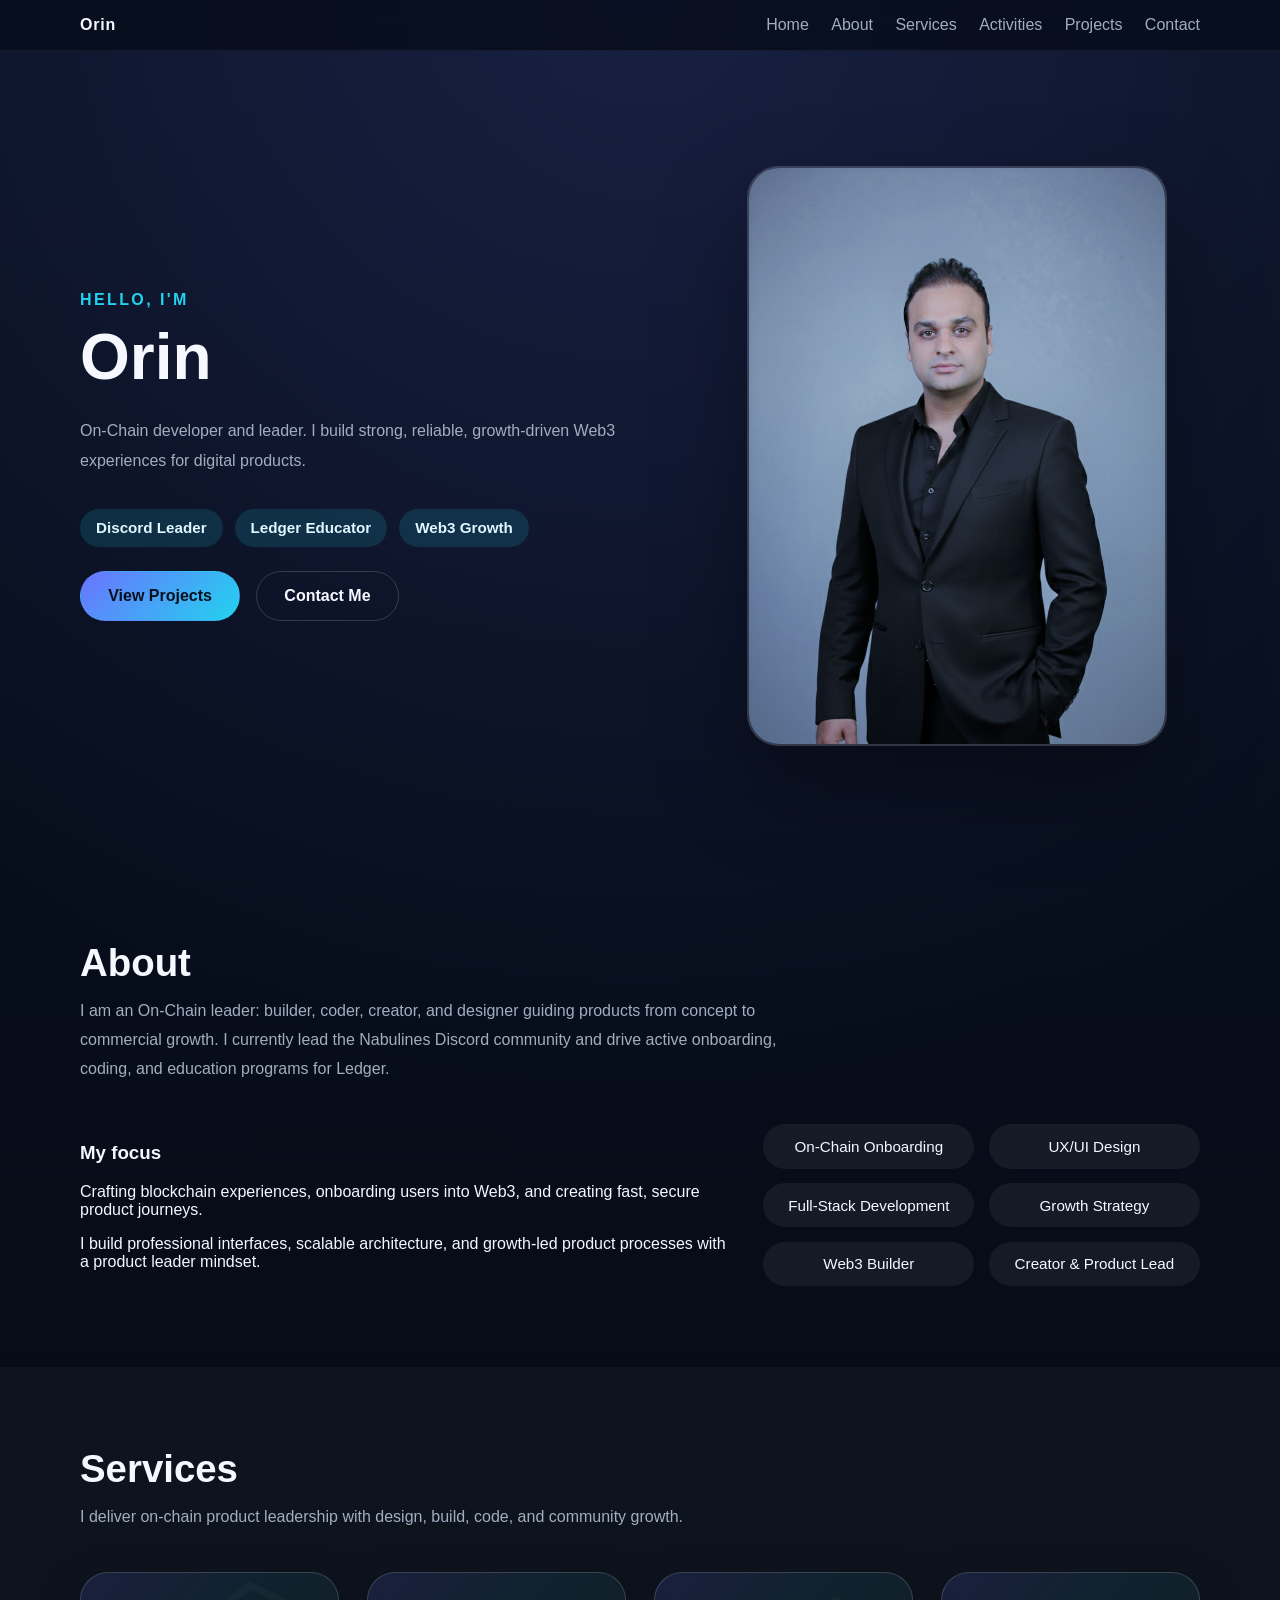
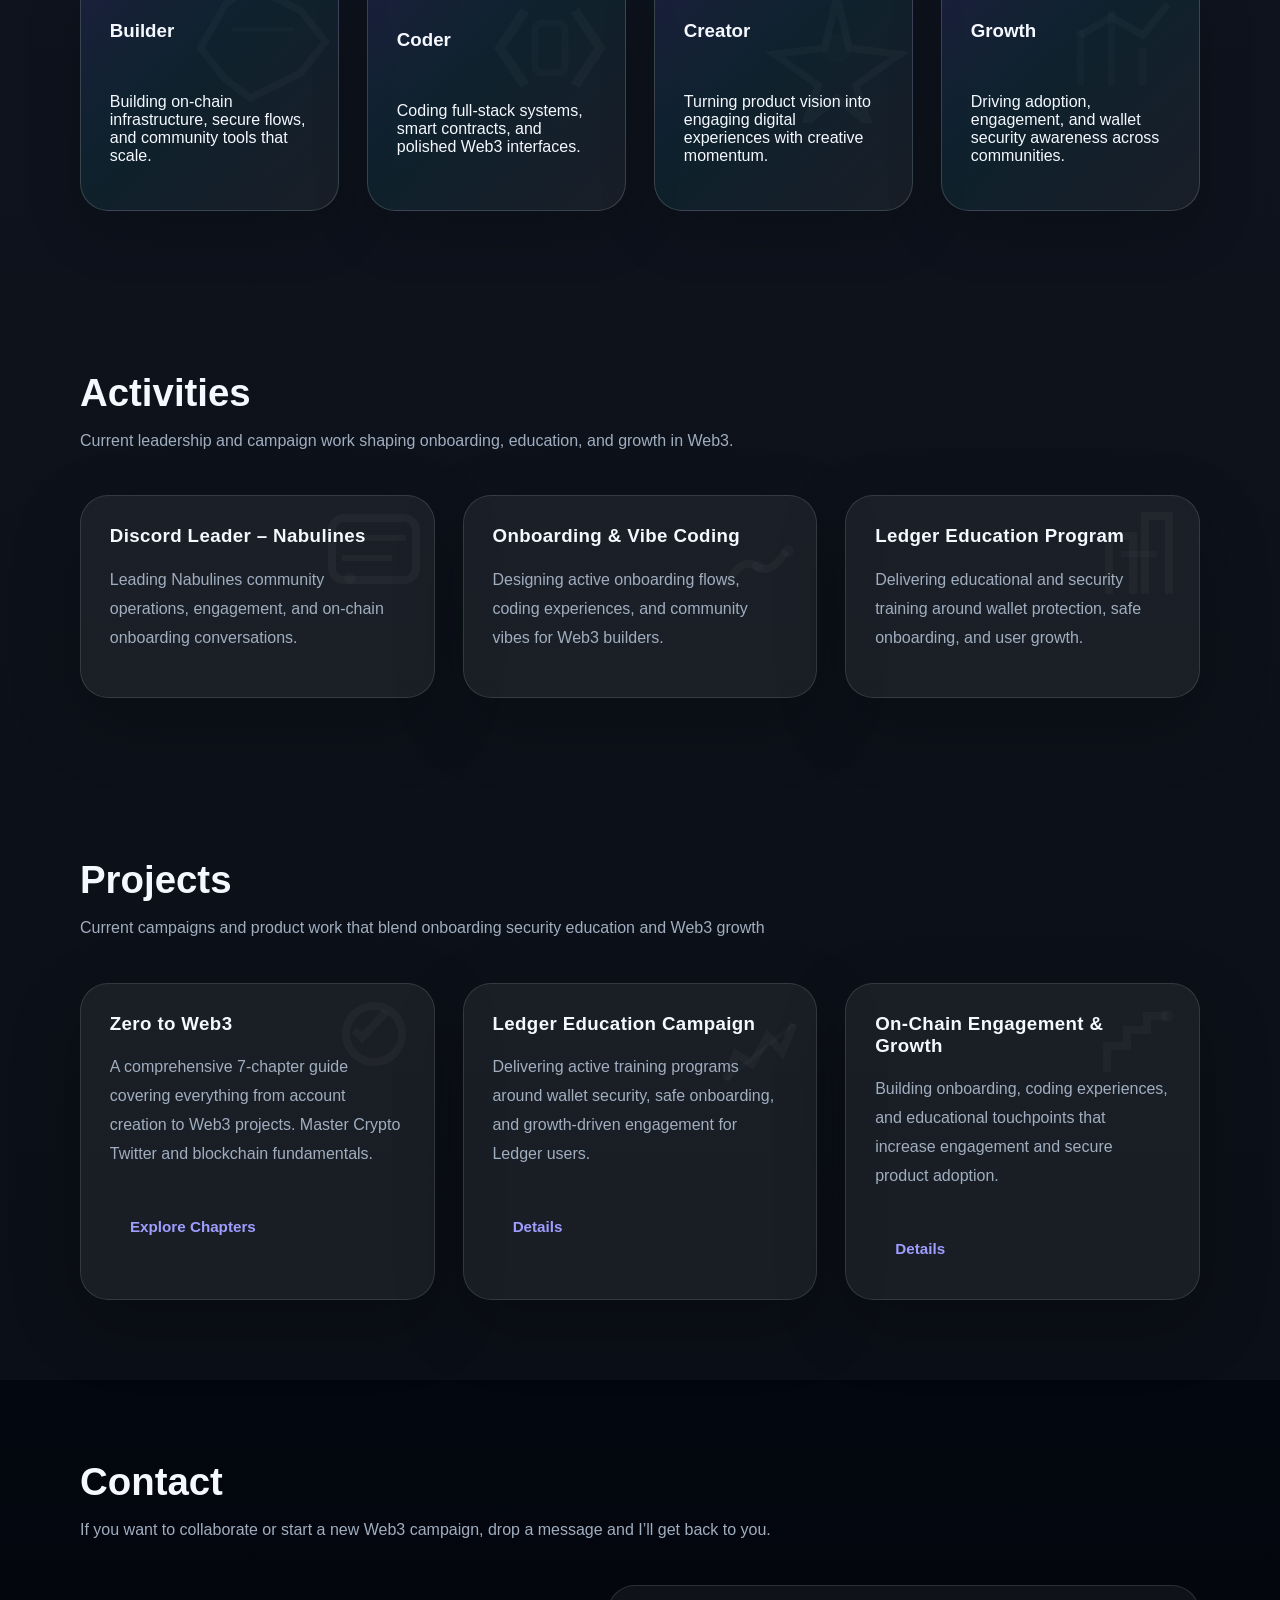
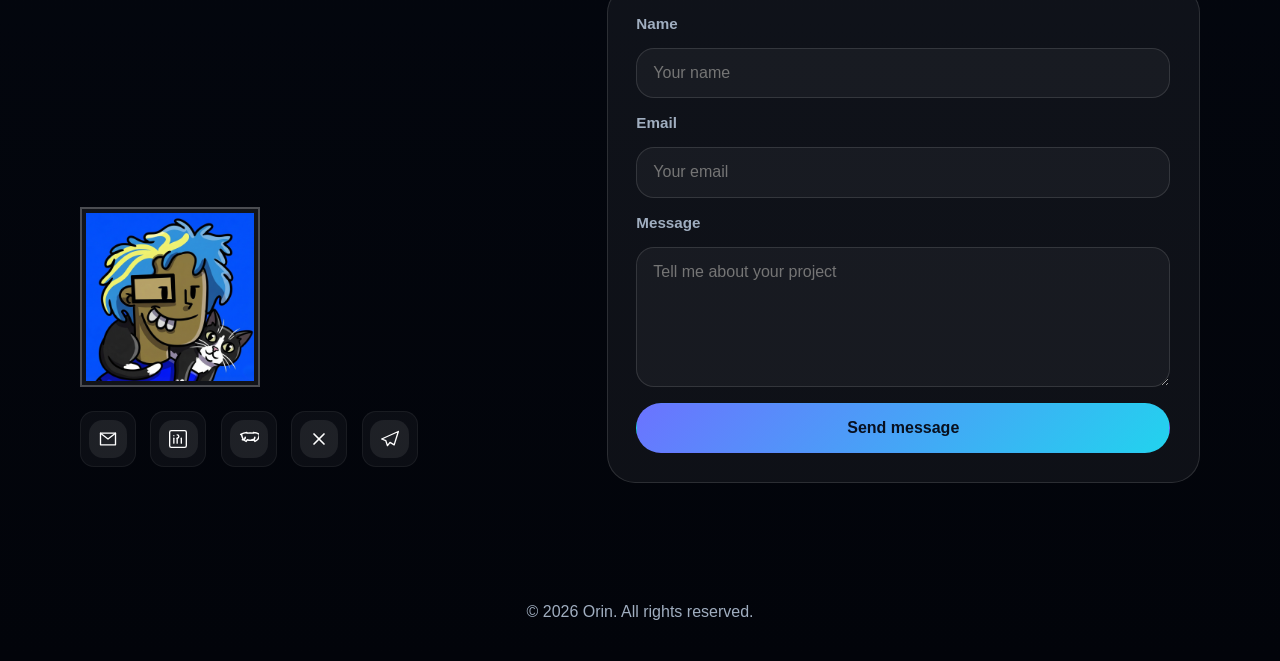
<file: index.html>
<!DOCTYPE html>
<html lang="en" dir="ltr">
<head>
  <meta charset="UTF-8" />
  <meta name="viewport" content="width=device-width, initial-scale=1.0" />
  <title>Portfolio</title>
  <link rel="stylesheet" href="styles.css" />
</head>
<body>
  <header class="site-header">
    <div class="container header-inner">
      <a class="logo" href="#home">Orin</a>
      <button class="menu-toggle" aria-label="Open menu">
        <span></span>
        <span></span>
        <span></span>
      </button>
      <nav class="main-nav">
        <a href="#home">Home</a>
        <a href="#about">About</a>
        <a href="#services">Services</a>
        <a href="#activities">Activities</a>
        <a href="#projects">Projects</a>
        <a href="#contact">Contact</a>
      </nav>
    </div>
  </header>

  <main>
    <section class="hero" id="home">
      <div class="container hero-content">
        <div class="hero-copy">
          <p class="eyebrow">Hello, I'm</p>
          <h1>Orin</h1>
          <p class="hero-text">
            On-Chain developer and leader. I build strong, reliable, growth-driven Web3 experiences for digital products.
          </p>
          <div class="hero-badges">
            <span>Discord Leader</span>
            <span>Ledger Educator</span>
            <span>Web3 Growth</span>
          </div>
          <div class="hero-actions">
            <a class="button primary" href="#projects">View Projects</a>
            <a class="button secondary" href="#contact">Contact Me</a>
          </div>
        </div>
        <div class="hero-image-wrap">
          <img src="ali.png" alt="Orin profile picture" class="hero-image" />
        </div>
      </div>
    </section>

    <section class="section" id="about">
      <div class="container">
        <div class="section-header">
          <h2>About</h2>
          <p>I am an On-Chain leader: builder, coder, creator, and designer guiding products from concept to commercial growth. I currently lead the Nabulines Discord community and drive active onboarding, coding, and education programs for Ledger.</p>
        </div>
        <div class="grid columns-2">
          <div>
            <h3>My focus</h3>
            <p>
              Crafting blockchain experiences, onboarding users into Web3, and creating fast, secure product journeys.
            </p>
            <p>
              I build professional interfaces, scalable architecture, and growth-led product processes with a product leader mindset.
            </p>
          </div>
          <div class="skill-list">
            <span>On-Chain Onboarding</span>
            <span>UX/UI Design</span>
            <span>Full-Stack Development</span>
            <span>Growth Strategy</span>
            <span>Web3 Builder</span>
            <span>Creator & Product Lead</span>
          </div>
        </div>
      </div>
    </section>

    <section class="section section-alt" id="services">
      <div class="container">
        <div class="section-header">
          <h2>Services</h2>
          <p>I deliver on-chain product leadership with design, build, code, and community growth.</p>
        </div>
        <div class="grid service-grid">
          <article class="card feature-card builder-card">
            <h3>Builder</h3>
            <p>Building on-chain infrastructure, secure flows, and community tools that scale.</p>
          </article>
          <article class="card feature-card coder-card">
            <h3>Coder</h3>
            <p>Coding full-stack systems, smart contracts, and polished Web3 interfaces.</p>
          </article>
          <article class="card feature-card creator-card">
            <h3>Creator</h3>
            <p>Turning product vision into engaging digital experiences with creative momentum.</p>
          </article>
          <article class="card feature-card growth-card">
            <h3>Growth</h3>
            <p>Driving adoption, engagement, and wallet security awareness across communities.</p>
          </article>
        </div>
      </div>
    </section>

    <section class="section section-alt" id="activities">
      <div class="container">
        <div class="section-header">
          <h2>Activities</h2>
          <p>Current leadership and campaign work shaping onboarding, education, and growth in Web3.</p>
        </div>
        <div class="grid project-grid">
          <article class="card project-card">
            <h3>Discord Leader – Nabulines</h3>
            <p>Leading Nabulines community operations, engagement, and on-chain onboarding conversations.</p>
          </article>
          <article class="card project-card">
            <h3>Onboarding & Vibe Coding</h3>
            <p>Designing active onboarding flows, coding experiences, and community vibes for Web3 builders.</p>
          </article>
          <article class="card project-card">
            <h3>Ledger Education Program</h3>
            <p>Delivering educational and security training around wallet protection, safe onboarding, and user growth.</p>
          </article>
        </div>
      </div>
    </section>

    <section class="section section-alt" id="projects">
      <div class="container">
        <div class="section-header">
          <h2>Projects</h2>
          <p>Current campaigns and product work that blend onboarding security education and Web3 growth</p>
        </div>
        <div class="grid project-grid">
          <article class="card project-card">
            <h3>Zero to Web3</h3>
            <p>A comprehensive 7-chapter guide covering everything from account creation to Web3 projects. Master Crypto Twitter and blockchain fundamentals.</p>
            <a href="chapters.html" class="button small">Explore Chapters</a>
          </article>
          <article class="card project-card">
            <h3>Ledger Education Campaign</h3>
            <p>Delivering active training programs around wallet security, safe onboarding, and growth-driven engagement for Ledger users.</p>
            <a href="#" class="button small">Details</a>
          </article>
          <article class="card project-card">
            <h3>On-Chain Engagement & Growth</h3>
            <p>Building onboarding, coding experiences, and educational touchpoints that increase engagement and secure product adoption.</p>
            <a href="#" class="button small">Details</a>
          </article>
        </div>
      </div>
    </section>

    <section class="section" id="contact">
      <div class="container">
        <div class="section-header">
          <h2>Contact</h2>
          <p>If you want to collaborate or start a new Web3 campaign, drop a message and I’ll get back to you.</p>
        </div>
        <div class="contact-layout">
          <div class="contact-grid">
            <div class="social-row">
              <a class="social-icon" href="mailto:Ali.peirovii@gmail.com" aria-label="Email" title="Email">
                <span class="contact-icon">
                  <img src="icons/email.svg" alt="Email" class="social-svg" />
                </span>
                <span class="sr-only">Email</span>
              </a>

              <a class="social-icon" href="https://www.linkedin.com/in/ali-peirovi-2980b5335" target="_blank" rel="noopener" aria-label="LinkedIn" title="LinkedIn">
                <span class="contact-icon">
                  <img src="icons/linkedin.svg" alt="LinkedIn" class="social-svg" />
                </span>
                <span class="sr-only">LinkedIn</span>
              </a>

              <a class="social-icon" href="https://discord.gg/OrinBase" target="_blank" rel="noopener" aria-label="Discord" title="Discord">
                <span class="contact-icon">
                  <img src="icons/discord.svg" alt="Discord" class="social-svg" />
                </span>
                <span class="sr-only">Discord</span>
              </a>

              <a class="social-icon" href="https://x.com/OrinBase" target="_blank" rel="noopener" aria-label="X" title="X">
                <span class="contact-icon">
                  <img src="icons/x.svg" alt="X" class="social-svg" />
                </span>
                <span class="sr-only">X</span>
              </a>

              <a class="social-icon" href="https://t.me/OrinBase" target="_blank" rel="noopener" aria-label="Telegram" title="Telegram">
                <span class="contact-icon">
                  <img src="icons/telegram.svg" alt="Telegram" class="social-svg" />
                </span>
                <span class="sr-only">Telegram</span>
              </a>
            </div>
            <div class="contact-avatar">
              <img src="orin.png" alt="Orin avatar" class="avatar-image" />
            </div>
          </div>
          <form class="contact-form" action="mailto:Ali.peirovii@gmail.com" method="post" enctype="text/plain" tabindex="-1">
            <label for="name">Name</label>
            <input id="name" name="name" type="text" placeholder="Your name" required />
            <label for="email">Email</label>
            <input id="email" name="email" type="email" placeholder="Your email" required />
            <label for="message">Message</label>
            <textarea id="message" name="message" rows="6" placeholder="Tell me about your project" required></textarea>
            <button class="button primary" type="submit">Send message</button>
          </form>
        </div>
      </div>
    </section>
  </main>

  <footer class="site-footer">
    <div class="container">
      <p>© 2026 Orin. All rights reserved.</p>
    </div>
  </footer>

  <script src="script.js"></script>
</body>
</html>
</file>
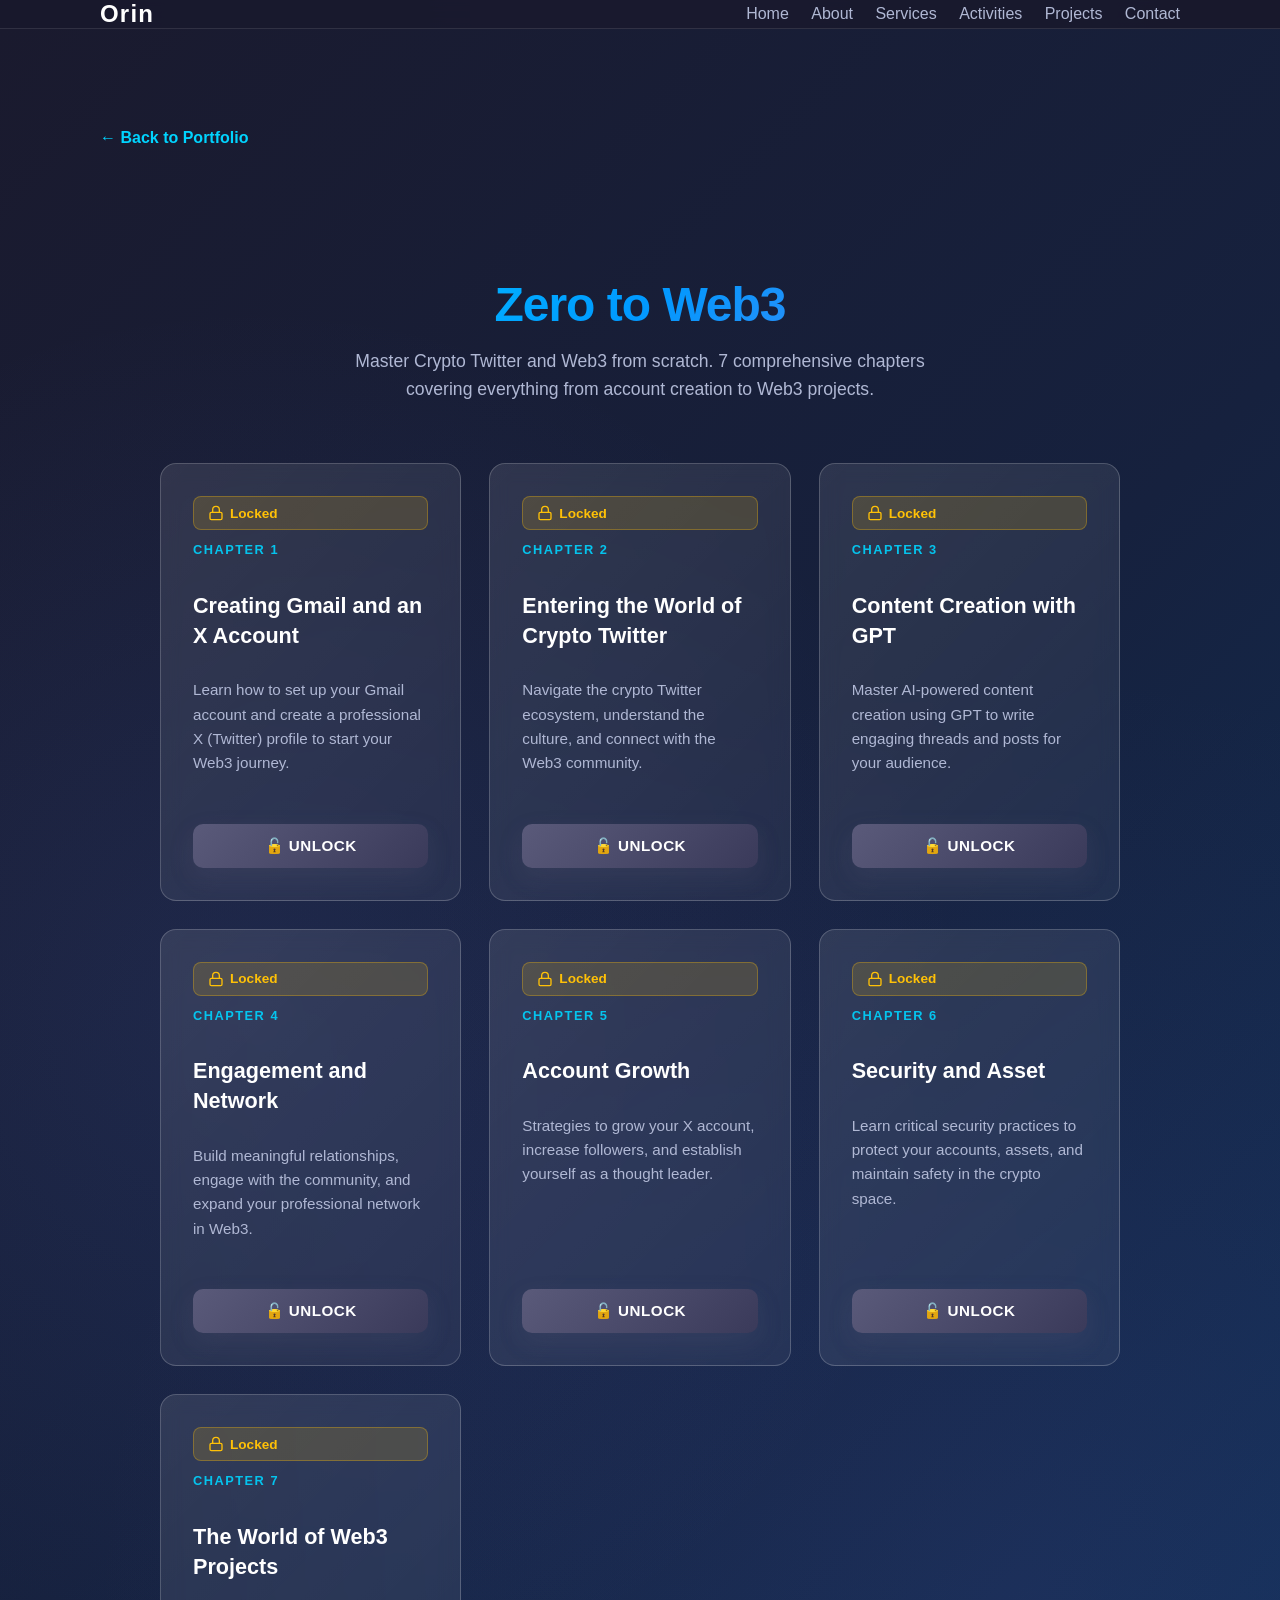
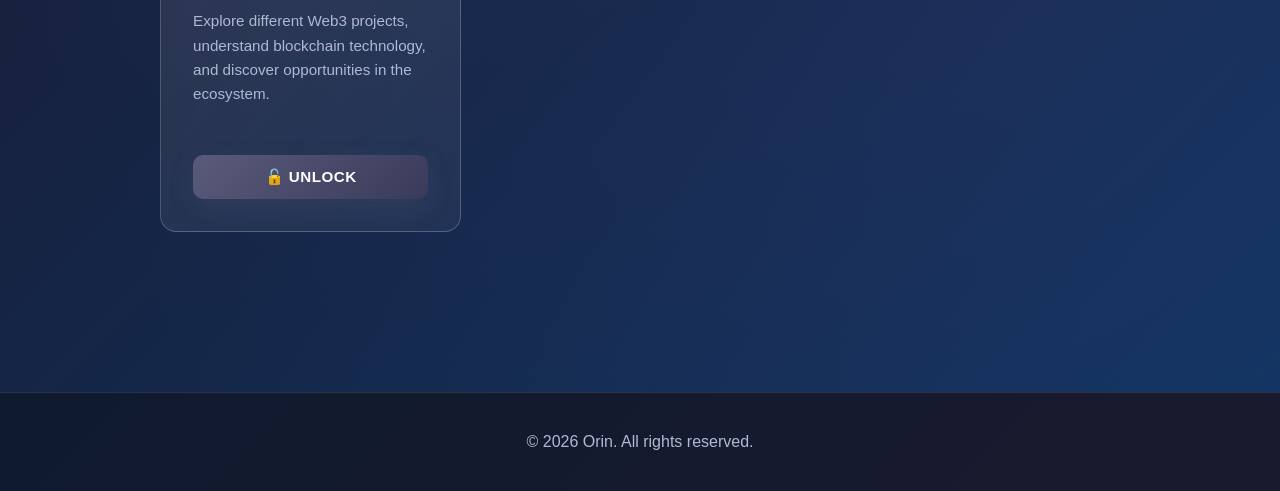
<file: chapters.html>
<!DOCTYPE html>
<html lang="en" dir="ltr">
<head>
  <meta charset="UTF-8" />
  <meta name="viewport" content="width=device-width, initial-scale=1.0" />
  <title>Zero to Web3 - Chapters</title>
  <link rel="stylesheet" href="styles.css" />
  <style>
    /* Main Background */
    main {
      background: linear-gradient(135deg, #1a1a2e 0%, #16213e 50%, #0f3460 100%);
      min-height: 100vh;
      position: relative;
    }

    main::before {
      content: '';
      position: absolute;
      top: 0;
      left: 0;
      right: 0;
      bottom: 0;
      background-image: 
        radial-gradient(circle at 20% 50%, rgba(102, 126, 234, 0.1) 0%, transparent 50%),
        radial-gradient(circle at 80% 80%, rgba(118, 75, 162, 0.1) 0%, transparent 50%);
      pointer-events: none;
    }

    .section {
      position: relative;
      z-index: 1;
    }

    .chapters-container {
      max-width: 1000px;
      margin: 0 auto;
      padding: 60px 20px;
      position: relative;
      z-index: 2;
    }

    .chapters-header {
      text-align: center;
      margin-bottom: 60px;
      animation: fadeInDown 0.6s ease;
    }

    @keyframes fadeInDown {
      from {
        opacity: 0;
        transform: translateY(-30px);
      }
      to {
        opacity: 1;
        transform: translateY(0);
      }
    }

    .chapters-header h1 {
      font-size: 3rem;
      margin-bottom: 15px;
      background: linear-gradient(135deg, #00d4ff 0%, #0099ff 50%, #667eea 100%);
      -webkit-background-clip: text;
      -webkit-text-fill-color: transparent;
      background-clip: text;
      font-weight: 800;
      letter-spacing: -1px;
    }

    .chapters-header p {
      font-size: 1.1rem;
      color: #b0b8d4;
      max-width: 600px;
      margin: 0 auto;
      line-height: 1.6;
    }

    .chapters-grid {
      display: grid;
      grid-template-columns: repeat(auto-fit, minmax(300px, 1fr));
      gap: 28px;
      margin-bottom: 40px;
    }

    .chapter-card {
      background: linear-gradient(135deg, rgba(255, 255, 255, 0.1) 0%, rgba(255, 255, 255, 0.05) 100%);
      border: 1px solid rgba(255, 255, 255, 0.2);
      border-radius: 16px;
      padding: 32px;
      transition: all 0.4s cubic-bezier(0.4, 0, 0.2, 1);
      display: flex;
      flex-direction: column;
      backdrop-filter: blur(10px);
      position: relative;
      overflow: hidden;
    }

    .chapter-card::before {
      content: '';
      position: absolute;
      top: 0;
      left: 0;
      right: 0;
      height: 3px;
      background: linear-gradient(90deg, #00d4ff 0%, #667eea 100%);
      opacity: 0;
      transition: opacity 0.3s ease;
    }

    .chapter-card:hover {
      background: linear-gradient(135deg, rgba(255, 255, 255, 0.15) 0%, rgba(255, 255, 255, 0.08) 100%);
      border-color: rgba(255, 255, 255, 0.4);
      box-shadow: 0 20px 60px rgba(102, 126, 234, 0.2), 0 0 40px rgba(0, 212, 255, 0.1);
      transform: translateY(-8px);
    }

    .chapter-card:hover::before {
      opacity: 1;
    }

    .chapter-number {
      font-size: 0.8rem;
      color: #00d4ff;
      font-weight: 700;
      margin-bottom: 12px;
      text-transform: uppercase;
      letter-spacing: 1.5px;
      opacity: 0.9;
    }

    .chapter-title {
      font-size: 1.35rem;
      font-weight: 700;
      margin-bottom: 12px;
      color: #ffffff;
      line-height: 1.4;
    }

    .chapter-description {
      font-size: 0.95rem;
      color: #b0b8d4;
      margin-bottom: 24px;
      flex-grow: 1;
      line-height: 1.6;
    }

    .chapter-actions {
      display: flex;
      gap: 12px;
      margin-top: 24px;
    }

    .btn-view {
      flex: 1;
      padding: 13px 22px;
      background: linear-gradient(135deg, #00d4ff 0%, #0099ff 100%);
      color: #ffffff;
      border: none;
      border-radius: 10px;
      font-weight: 600;
      cursor: pointer;
      transition: all 0.3s ease;
      font-size: 0.95rem;
      text-transform: uppercase;
      letter-spacing: 0.5px;
      box-shadow: 0 10px 25px rgba(0, 212, 255, 0.2);
    }

    .btn-view:hover {
      transform: translateY(-2px);
      box-shadow: 0 15px 35px rgba(0, 212, 255, 0.3);
    }

    .btn-view.locked {
      background: linear-gradient(135deg, #5a5a7a 0%, #3a3a5a 100%);
      cursor: not-allowed;
      box-shadow: 0 10px 25px rgba(90, 90, 122, 0.2);
    }

    .btn-view.locked:hover {
      transform: none;
      box-shadow: 0 10px 25px rgba(90, 90, 122, 0.2);
    }

    .locked-badge {
      display: inline-flex;
      align-items: center;
      gap: 6px;
      background: rgba(255, 193, 7, 0.15);
      color: #ffc107;
      padding: 8px 14px;
      border-radius: 8px;
      font-size: 0.85rem;
      font-weight: 600;
      margin-bottom: 12px;
      border: 1px solid rgba(255, 193, 7, 0.3);
    }

    .locked-badge.unlocked {
      background: rgba(76, 175, 80, 0.15);
      color: #4caf50;
      border-color: rgba(76, 175, 80, 0.3);
    }

    .lock-icon {
      width: 16px;
      height: 16px;
      display: inline-block;
    }

    .verification-modal {
      display: none;
      position: fixed;
      top: 0;
      left: 0;
      right: 0;
      bottom: 0;
      background: rgba(0, 0, 0, 0.7);
      z-index: 1000;
      align-items: center;
      justify-content: center;
      backdrop-filter: blur(8px);
      animation: fadeIn 0.3s ease;
    }

    @keyframes fadeIn {
      from { opacity: 0; }
      to { opacity: 1; }
    }

    .verification-modal.active {
      display: flex;
    }

    .modal-content {
      background: linear-gradient(135deg, #1a1a2e 0%, #16213e 100%);
      border-radius: 20px;
      padding: 50px;
      max-width: 500px;
      width: 90%;
      text-align: center;
      box-shadow: 0 30px 80px rgba(0, 0, 0, 0.5);
      border: 1px solid rgba(255, 255, 255, 0.1);
      position: relative;
      animation: slideUp 0.4s ease;
    }

    @keyframes slideUp {
      from {
        opacity: 0;
        transform: translateY(30px);
      }
      to {
        opacity: 1;
        transform: translateY(0);
      }
    }

    .modal-header {
      margin-bottom: 30px;
    }

    .modal-icon {
      width: 80px;
      height: 80px;
      margin: 0 auto 20px;
      background: linear-gradient(135deg, #00d4ff 0%, #0099ff 100%);
      border-radius: 50%;
      display: flex;
      align-items: center;
      justify-content: center;
    }

    .modal-icon svg {
      width: 45px;
      height: 45px;
    }

    .modal-header h2 {
      font-size: 1.8rem;
      color: #ffffff;
      margin-bottom: 10px;
      font-weight: 700;
    }

    .modal-header p {
      color: #b0b8d4;
      font-size: 0.95rem;
      line-height: 1.6;
    }

    .modal-actions {
      display: flex;
      flex-direction: column;
      gap: 12px;
      margin-top: 30px;
    }

    .btn-primary {
      padding: 14px 28px;
      background: linear-gradient(135deg, #00d4ff 0%, #0099ff 100%);
      color: white;
      border: none;
      border-radius: 10px;
      font-weight: 600;
      cursor: pointer;
      font-size: 1rem;
      transition: all 0.3s ease;
      text-transform: uppercase;
      letter-spacing: 0.5px;
      box-shadow: 0 10px 25px rgba(0, 212, 255, 0.2);
    }

    .btn-primary:hover:not(:disabled) {
      transform: translateY(-2px);
      box-shadow: 0 15px 35px rgba(0, 212, 255, 0.3);
    }

    .btn-primary:disabled {
      opacity: 0.5;
      cursor: not-allowed;
    }

    .btn-secondary {
      padding: 12px 24px;
      background: rgba(255, 255, 255, 0.1);
      color: #b0b8d4;
      border: 1px solid rgba(255, 255, 255, 0.2);
      border-radius: 10px;
      font-weight: 600;
      cursor: pointer;
      font-size: 0.95rem;
      transition: all 0.3s ease;
    }

    .btn-secondary:hover {
      background: rgba(255, 255, 255, 0.15);
      border-color: rgba(255, 255, 255, 0.3);
    }

    .verification-checkbox {
      margin: 25px 0;
      text-align: left;
      background: rgba(255, 255, 255, 0.05);
      padding: 16px;
      border-radius: 10px;
      border: 1px solid rgba(255, 255, 255, 0.1);
    }

    .verification-checkbox label {
      display: flex;
      align-items: center;
      cursor: pointer;
      font-size: 0.95rem;
      color: #b0b8d4;
      font-weight: 500;
    }

    .verification-checkbox input[type="checkbox"] {
      margin-right: 12px;
      width: 18px;
      height: 18px;
      cursor: pointer;
      accent-color: #00d4ff;
    }

    .twitter-link {
      display: inline-block;
      background: #1DA1F2;
      color: white;
      padding: 13px 28px;
      border-radius: 24px;
      text-decoration: none;
      font-weight: 600;
      margin: 15px 0;
      transition: all 0.3s ease;
      box-shadow: 0 10px 25px rgba(29, 161, 242, 0.2);
    }

    .twitter-link:hover {
      background: #1a8cd8;
      transform: translateY(-2px);
      box-shadow: 0 15px 35px rgba(29, 161, 242, 0.3);
    }

    .close-modal {
      position: absolute;
      top: 20px;
      right: 20px;
      background: rgba(255, 255, 255, 0.1);
      border: 1px solid rgba(255, 255, 255, 0.2);
      font-size: 28px;
      cursor: pointer;
      color: #b0b8d4;
      transition: all 0.3s ease;
      width: 40px;
      height: 40px;
      border-radius: 50%;
      display: flex;
      align-items: center;
      justify-content: center;
    }

    .close-modal:hover {
      background: rgba(255, 255, 255, 0.15);
      color: #ffffff;
    }

    /* Breadcrumb */
    .breadcrumb {
      margin-bottom: 30px;
    }

    .breadcrumb a {
      color: #00d4ff;
      text-decoration: none;
      font-weight: 600;
      transition: all 0.3s ease;
      display: inline-flex;
      align-items: center;
      gap: 8px;
    }

    .breadcrumb a:hover {
      color: #0099ff;
      transform: translateX(-3px);
    }

    @media (max-width: 768px) {
      .chapters-header h1 {
        font-size: 2.2rem;
      }

      .chapters-grid {
        grid-template-columns: 1fr;
        gap: 20px;
      }

      .modal-content {
        padding: 35px 25px;
      }

      .chapter-card {
        padding: 24px;
      }
    }

    .section {
      padding: 60px 0;
    }

    .container {
      max-width: 1200px;
      margin: 0 auto;
      padding: 0 20px;
    }

    /* Modal text styling */
    .modal-text {
      margin: 20px 0;
      text-align: left;
      color: #b0b8d4;
      font-size: 0.9rem;
      line-height: 1.6;
    }

    /* Header styling for dark theme */
    .site-header {
      background: rgba(26, 26, 46, 0.95);
      border-bottom: 1px solid rgba(255, 255, 255, 0.1);
      backdrop-filter: blur(10px);
    }

    .site-header .logo {
      color: #ffffff;
      font-weight: 800;
      font-size: 1.5rem;
    }

    .site-header .main-nav a {
      color: #b0b8d4;
      text-decoration: none;
      transition: color 0.3s ease;
      font-weight: 500;
    }

    .site-header .main-nav a:hover {
      color: #00d4ff;
    }

    .site-header .menu-toggle {
      background: none;
      border: none;
    }

    .site-header .menu-toggle span {
      background: #b0b8d4;
    }

    /* Footer styling for dark theme */
    .site-footer {
      background: linear-gradient(135deg, #0f1a2e 0%, #1a1a2e 100%);
      border-top: 1px solid rgba(255, 255, 255, 0.1);
      color: #b0b8d4;
    }

    .site-footer p {
      color: #b0b8d4;
    }
  </style>
</head>
<body>
  <header class="site-header">
    <div class="container header-inner">
      <a class="logo" href="index.html">Orin</a>
      <button class="menu-toggle" aria-label="Open menu">
        <span></span>
        <span></span>
        <span></span>
      </button>
      <nav class="main-nav">
        <a href="index.html#home">Home</a>
        <a href="index.html#about">About</a>
        <a href="index.html#services">Services</a>
        <a href="index.html#activities">Activities</a>
        <a href="index.html#projects">Projects</a>
        <a href="index.html#contact">Contact</a>
      </nav>
    </div>
  </header>

  <main>
    <section class="section" style="padding-top: 100px;">
      <div class="container">
        <div class="breadcrumb">
          <a href="index.html">← Back to Portfolio</a>
        </div>

      <div class="chapters-container">
          <div class="chapters-header">
            <h1>Zero to Web3</h1>
            <p>Master Crypto Twitter and Web3 from scratch. 7 comprehensive chapters covering everything from account creation to Web3 projects.</p>
          </div>

          <div class="chapters-grid" id="chaptersGrid">
            <!-- Chapters will be inserted here by JavaScript -->
          </div>
        </div>
      </div>
    </section>
  </main>

  <!-- Verification Modal -->
  <div class="verification-modal" id="verificationModal">
    <div class="modal-content">
      <button class="close-modal" onclick="closeModal()">&times;</button>
      <div class="modal-header">
        <div class="modal-icon">
          <svg viewBox="0 0 24 24" fill="none" stroke="white" stroke-width="2" stroke-linecap="round" stroke-linejoin="round">
            <rect x="3" y="11" width="18" height="11" rx="2" ry="2"></rect>
            <path d="M7 11V7a5 5 0 0 1 10 0v4"></path>
          </svg>
        </div>
        <h2>Unlock This Chapter</h2>
        <p id="chapterName"></p>
      </div>

      <div class="modal-text">
        <p>To access this exclusive chapter, please follow my X account first. This helps me grow the community and share more valuable Web3 content!</p>
      </div>

      <a href="https://x.com/OrinBase" target="_blank" rel="noopener" class="twitter-link">
        👉 Follow @OrinBase on X
      </a>

      <div class="verification-checkbox">
        <label>
          <input type="checkbox" id="verifyCheckbox" />
          I've followed @OrinBase on X
        </label>
      </div>

      <div class="modal-actions">
        <button class="btn-primary" id="unlockBtn" onclick="unlockChapter()" disabled>
          Unlock & Download
        </button>
        <button class="btn-secondary" onclick="closeModal()">Not Now</button>
      </div>
    </div>
  </div>

  <footer class="site-footer">
    <div class="container">
      <p>© 2026 Orin. All rights reserved.</p>
    </div>
  </footer>

  <script src="script.js"></script>
  <script>
    const chapters = [
      {
        id: 1,
        title: "Creating Gmail and an X Account",
        description: "Learn how to set up your Gmail account and create a professional X (Twitter) profile to start your Web3 journey.",
        file: "chapters/Chapter_1_Creating_Gmail_and_X_Account.pdf"
      },
      {
        id: 2,
        title: "Entering the World of Crypto Twitter",
        description: "Navigate the crypto Twitter ecosystem, understand the culture, and connect with the Web3 community.",
        file: "chapters/Chapter_2_Entering_Crypto_Twitter.pdf"
      },
      {
        id: 3,
        title: "Content Creation with GPT",
        description: "Master AI-powered content creation using GPT to write engaging threads and posts for your audience.",
        file: "chapters/Chapter_3_Content_Creation_with_GPT.pdf"
      },
      {
        id: 4,
        title: "Engagement and Network",
        description: "Build meaningful relationships, engage with the community, and expand your professional network in Web3.",
        file: "chapters/Chapter_4_Engagement_and_Network.pdf"
      },
      {
        id: 5,
        title: "Account Growth",
        description: "Strategies to grow your X account, increase followers, and establish yourself as a thought leader.",
        file: "chapters/Chapter_5_Account_Growth.pdf"
      },
      {
        id: 6,
        title: "Security and Asset",
        description: "Learn critical security practices to protect your accounts, assets, and maintain safety in the crypto space.",
        file: "chapters/Chapter_6_Security_and_Asset.pdf"
      },
      {
        id: 7,
        title: "The World of Web3 Projects",
        description: "Explore different Web3 projects, understand blockchain technology, and discover opportunities in the ecosystem.",
        file: "chapters/Chapter_7_Web3_Projects.pdf"
      }
    ];

    let selectedChapter = null;

    function initChapters() {
      const grid = document.getElementById('chaptersGrid');
      grid.innerHTML = chapters.map(chapter => {
        const isUnlocked = isChapterUnlocked(chapter.id);
        const lockIcon = `<svg class="lock-icon" viewBox="0 0 24 24" fill="none" stroke="currentColor" stroke-width="2" stroke-linecap="round" stroke-linejoin="round"><rect x="3" y="11" width="18" height="11" rx="2" ry="2"></rect><path d="M7 11V7a5 5 0 0 1 10 0v4"></path></svg>`;
        const unlockIcon = `<svg class="lock-icon" viewBox="0 0 24 24" fill="none" stroke="currentColor" stroke-width="2" stroke-linecap="round" stroke-linejoin="round"><rect x="3" y="11" width="18" height="11" rx="2" ry="2"></rect><path d="M7 11V7a5 5 0 0 1 9.2 1M15 7v4"></path></svg>`;
        return `
          <div class="chapter-card">
            <span class="locked-badge ${isUnlocked ? 'unlocked' : ''}">
              ${lockIcon}
              ${isUnlocked ? '✓ Unlocked' : 'Locked'}
            </span>
            <div class="chapter-number">Chapter ${chapter.id}</div>
            <h3 class="chapter-title">${chapter.title}</h3>
            <p class="chapter-description">${chapter.description}</p>
            <div class="chapter-actions">
              <button class="btn-view ${!isUnlocked ? 'locked' : ''}" onclick="handleChapterAction(${chapter.id}, '${chapter.file}')">
                ${isUnlocked ? '⬇️ Download' : '🔓 Unlock'}
              </button>
            </div>
          </div>
        `;
      }).join('');
    }

    function handleChapterAction(chapterId, filePath) {
      if (isChapterUnlocked(chapterId)) {
        // Download the chapter
        downloadFile(filePath, `Chapter_${chapterId}.pdf`);
      } else {
        // Show verification modal
        selectedChapter = chapterId;
        const chapter = chapters.find(c => c.id === chapterId);
        document.getElementById('chapterName').textContent = `Chapter ${chapterId}: ${chapter.title}`;
        document.getElementById('verificationModal').classList.add('active');
        document.getElementById('verifyCheckbox').checked = false;
        updateUnlockButton();
      }
    }

    function isChapterUnlocked(chapterId) {
      const unlockedChapters = JSON.parse(localStorage.getItem('unlockedChapters') || '[]');
      return unlockedChapters.includes(chapterId);
    }

    document.getElementById('verifyCheckbox')?.addEventListener('change', updateUnlockButton);

    function updateUnlockButton() {
      const checkbox = document.getElementById('verifyCheckbox');
      const btn = document.getElementById('unlockBtn');
      btn.disabled = !checkbox.checked;
    }

    function unlockChapter() {
      if (selectedChapter) {
        const unlockedChapters = JSON.parse(localStorage.getItem('unlockedChapters') || '[]');
        if (!unlockedChapters.includes(selectedChapter)) {
          unlockedChapters.push(selectedChapter);
          localStorage.setItem('unlockedChapters', JSON.stringify(unlockedChapters));
        }
        closeModal();
        initChapters();

        // Download the chapter
        const chapter = chapters.find(c => c.id === selectedChapter);
        setTimeout(() => {
          downloadFile(chapter.file, `Chapter_${selectedChapter}.pdf`);
        }, 300);
      }
    }

    function closeModal() {
      document.getElementById('verificationModal').classList.remove('active');
      selectedChapter = null;
    }

    function downloadFile(filePath, fileName) {
      const link = document.createElement('a');
      link.href = filePath;
      link.download = fileName;
      document.body.appendChild(link);
      link.click();
      document.body.removeChild(link);
    }

    // Close modal when clicking outside
    document.getElementById('verificationModal')?.addEventListener('click', function(e) {
      if (e.target === this) {
        closeModal();
      }
    });

    // Initialize chapters on page load
    document.addEventListener('DOMContentLoaded', initChapters);
  </script>
</body>
</html>
</file>
<file: styles.css>
:root {
  color-scheme: dark;
  --bg: #090b13;
  --surface: rgba(255, 255, 255, 0.06);
  --surface-strong: rgba(255, 255, 255, 0.1);
  --text: #f5f8ff;
  --muted: #a0aec0;
  --primary: #6b73ff;
  --secondary: #22d3ee;
  --border: rgba(255, 255, 255, 0.12);
  --radius: 28px;
  --shadow: 0 24px 80px rgba(0, 0, 0, 0.35);
  font-family: 'Segoe UI', Tahoma, Geneva, Verdana, sans-serif;
}

* {
  box-sizing: border-box;
}

html {
  scroll-behavior: smooth;
}

body {
  margin: 0;
  min-height: 100%;
  background: radial-gradient(circle at top, rgba(107, 115, 255, 0.16), transparent 28%),
    linear-gradient(180deg, #08101f 0%, #02040a 100%);
  color: var(--text);
  cursor: url("data:image/svg+xml;utf8,<svg xmlns='http://www.w3.org/2000/svg' width='28' height='28'><circle cx='14' cy='14' r='5' fill='%23f5f8ff' stroke='%2322d3ee' stroke-width='1.5' stroke-opacity='0.95'/><circle cx='14' cy='14' r='10' fill='none' stroke='%2322d3ee' stroke-width='2' stroke-opacity='0.18'/></svg>") 14 14, auto;
}

img {
  max-width: 100%;
  display: block;
}

.button,
.menu-toggle,
.main-nav a,
.social-icon {
  cursor: pointer;
}

input,
textarea {
  cursor: text;
}


button,
input,
textarea,
a {
  font: inherit;
}

.container {
  width: min(1120px, calc(100% - 2rem));
  margin: 0 auto;
}

.site-header {
  position: sticky;
  top: 0;
  z-index: 20;
  background: rgba(7, 13, 27, 0.82);
  backdrop-filter: blur(16px);
  border-bottom: 1px solid rgba(255, 255, 255, 0.06);
}

.header-inner {
  display: flex;
  align-items: center;
  justify-content: space-between;
  gap: 1rem;
  padding: 1rem 0;
}

.logo {
  color: var(--text);
  text-decoration: none;
  font-weight: 700;
  letter-spacing: 0.05em;
}

.menu-toggle {
  display: none;
  width: 2rem;
  height: 2rem;
  border: none;
  background: transparent;
  cursor: pointer;
  flex-direction: column;
  justify-content: space-between;
  padding: 0;
}

.menu-toggle span {
  display: block;
  height: 3px;
  border-radius: 999px;
  background: var(--text);
}

.main-nav {
  display: flex;
  gap: 1.4rem;
}

.main-nav a {
  color: var(--muted);
  text-decoration: none;
  transition: color 0.2s ease;
}

.main-nav a:hover {
  color: var(--text);
}

.hero {
  min-height: calc(100vh - 90px);
  display: grid;
  place-items: center;
  padding: 4rem 0;
}

.hero-content {
  display: grid;
  grid-template-columns: 1.1fr 0.9fr;
  align-items: center;
  gap: 2.5rem;
  width: min(1120px, calc(100% - 2rem));
}

.hero-copy {
  text-align: left;
}

.hero-image-wrap {
  display: grid;
  place-items: center;
}

.hero-image {
  width: 100%;
  max-width: 420px;
  border-radius: 2rem;
  border: 2px solid rgba(255, 255, 255, 0.16);
  box-shadow: 0 40px 90px rgba(0, 0, 0, 0.35);
  object-fit: cover;
}

.eyebrow {
  margin: 0 0 1rem;
  color: var(--secondary);
  font-weight: 700;
  letter-spacing: 0.15em;
  text-transform: uppercase;
}

.hero h1 {
  margin: 0;
  font-size: clamp(3rem, 5vw, 4.5rem);
  line-height: 1.02;
}

.hero-text {
  color: var(--muted);
  line-height: 1.9;
  margin: 1.6rem 0 2rem;
}

.hero-actions {
  display: flex;
  flex-wrap: wrap;
  justify-content: flex-start;
  gap: 1rem;
}

.hero-badges {
  display: flex;
  flex-wrap: wrap;
  gap: 0.75rem;
  margin-bottom: 1.5rem;
}

.hero-badges span {
  display: inline-flex;
  align-items: center;
  justify-content: center;
  padding: 0.65rem 1rem;
  border-radius: 999px;
  background: rgba(34, 211, 238, 0.14);
  color: #dff7ff;
  font-weight: 600;
  font-size: 0.95rem;
}

.button {
  display: inline-flex;
  align-items: center;
  justify-content: center;
  padding: 0.95rem 1.7rem;
  border-radius: 999px;
  text-decoration: none;
  font-weight: 600;
  border: 1px solid transparent;
  transition: transform 0.2s ease, background 0.2s ease, color 0.2s ease;
}

.button:hover {
  transform: translateY(-1px);
}

.button.primary {
  background: linear-gradient(135deg, var(--primary), var(--secondary));
  color: #08101f;
}

.button.secondary {
  background: transparent;
  color: var(--text);
  border-color: rgba(255, 255, 255, 0.16);
}

.section {
  padding: 5rem 0;
}

.section-alt {
  background: rgba(255, 255, 255, 0.03);
}

.section-header {
  max-width: 700px;
  margin-bottom: 2.5rem;
}

.section-header h2 {
  margin: 0 0 0.75rem;
  font-size: clamp(2rem, 3vw, 2.6rem);
}

.section-header p {
  margin: 0;
  color: var(--muted);
  line-height: 1.8;
}

.grid {
  display: grid;
  gap: 1.75rem;
}

.columns-2 {
  grid-template-columns: 1.2fr 0.8fr;
  align-items: center;
}

.skill-list {
  display: grid;
  grid-template-columns: repeat(2, minmax(0, 1fr));
  gap: 0.9rem;
}

.skill-list span {
  display: inline-flex;
  align-items: center;
  justify-content: center;
  padding: 0.85rem 1rem;
  border-radius: 999px;
  background: rgba(255, 255, 255, 0.06);
  color: var(--text);
  font-size: 0.95rem;
}

.project-grid {
  grid-template-columns: repeat(3, minmax(0, 1fr));
}

.service-grid {
  grid-template-columns: repeat(4, minmax(0, 1fr));
}

.card {
  background: rgba(255, 255, 255, 0.06);
  border: 1px solid rgba(255, 255, 255, 0.12);
  border-radius: var(--radius);
  padding: 1.8rem;
  box-shadow: 0 32px 90px rgba(0, 0, 0, 0.32);
  transition: transform 0.25s ease, border-color 0.25s ease, background 0.25s ease;
}

.card:hover {
  transform: translateY(-6px);
  border-color: rgba(107, 115, 255, 0.45);
  background: rgba(255, 255, 255, 0.1);
}

.feature-card {
  position: relative;
  min-height: 220px;
  display: flex;
  flex-direction: column;
  justify-content: center;
  gap: 1rem;
  background: linear-gradient(135deg, rgba(107, 115, 255, 0.14), rgba(34, 211, 238, 0.08) 42%, rgba(255, 255, 255, 0.05));
  border: 1px solid rgba(255, 255, 255, 0.16);
  border-radius: var(--radius);
  padding: 1.8rem;
  box-shadow: 0 20px 55px rgba(0, 0, 0, 0.18);
  transition: transform 0.26s ease, box-shadow 0.26s ease, border-color 0.26s ease;
  overflow: hidden;
}

.feature-card::before {
  content: '';
  position: absolute;
  inset: 0;
  opacity: 0.12;
  pointer-events: none;
  background-repeat: no-repeat;
  background-position: top right;
  background-size: 150px;
}

.builder-card::before {
  background-image: url("data:image/svg+xml;utf8,<svg xmlns='http://www.w3.org/2000/svg' viewBox='0 0 120 120'><path d='M30 25 L50 10 L90 30 L110 55 L90 80 L50 100 L30 85 L10 60 Z' fill='none' stroke='%23ffffff' stroke-opacity='0.22' stroke-width='6'/><line x1='35' y1='45' x2='85' y2='45' stroke='%23ffffff' stroke-opacity='0.16' stroke-width='4'/></svg>");
}

.coder-card::before {
  background-image: url("data:image/svg+xml;utf8,<svg xmlns='http://www.w3.org/2000/svg' viewBox='0 0 120 120'><path d='M40 30 L20 60 L40 90' fill='none' stroke='%23ffffff' stroke-opacity='0.22' stroke-width='8'/><path d='M80 30 L100 60 L80 90' fill='none' stroke='%23ffffff' stroke-opacity='0.22' stroke-width='8'/><rect x='48' y='40' width='24' height='40' rx='6' fill='none' stroke='%23ffffff' stroke-opacity='0.16' stroke-width='6'/></svg>");
}

.creator-card::before {
  background-image: url("data:image/svg+xml;utf8,<svg xmlns='http://www.w3.org/2000/svg' viewBox='0 0 120 120'><path d='M60 20 L70 60 L110 65 L75 90 L85 120 L60 100 L35 120 L45 90 L10 65 L50 60 Z' fill='none' stroke='%23ffffff' stroke-opacity='0.22' stroke-width='6'/><circle cx='60' cy='60' r='12' fill='%23ffffff' fill-opacity='0.1'/></svg>");
}

.growth-card::before {
  background-image: url("data:image/svg+xml;utf8,<svg xmlns='http://www.w3.org/2000/svg' viewBox='0 0 120 120'><line x1='25' y1='90' x2='25' y2='45' stroke='%23ffffff' stroke-opacity='0.18' stroke-width='6'/><line x1='50' y1='90' x2='50' y2='30' stroke='%23ffffff' stroke-opacity='0.18' stroke-width='6'/><line x1='75' y1='90' x2='75' y2='60' stroke='%23ffffff' stroke-opacity='0.18' stroke-width='6'/><polyline points='25,50 50,35 75,50 95,25' fill='none' stroke='%23ffffff' stroke-opacity='0.22' stroke-width='6' stroke-linejoin='round'/></svg>");
}

.feature-card:hover {
  transform: translateY(-6px);
  border-color: rgba(107, 115, 255, 0.3);
  box-shadow: 0 28px 70px rgba(0, 0, 0, 0.2);
}

.feature-card h3,
.feature-card p {
  position: relative;
  z-index: 1;
}


.project-card {
  position: relative;
  overflow: hidden;
  padding: 1.8rem;
  background: rgba(255, 255, 255, 0.06);
  border: 1px solid rgba(255, 255, 255, 0.12);
  border-radius: var(--radius);
  box-shadow: 0 24px 70px rgba(0, 0, 0, 0.22);
  transition: transform 0.25s ease, border-color 0.25s ease, background 0.25s ease;
}

.project-card::before {
  content: '';
  position: absolute;
  inset: 0;
  z-index: 0;
  opacity: 0.14;
  pointer-events: none;
  background-repeat: no-repeat;
  background-position: top right;
  background-size: 120px;
}

#activities .project-card:nth-child(1)::before {
  background-image: url("data:image/svg+xml;utf8,<svg xmlns='http://www.w3.org/2000/svg' viewBox='0 0 120 120'><rect x='18' y='22' width='84' height='62' rx='12' fill='none' stroke='%23ffffff' stroke-opacity='0.28' stroke-width='8'/><path d='M28 42 H92' stroke='%23ffffff' stroke-opacity='0.22' stroke-width='6'/><path d='M28 62 H78' stroke='%23ffffff' stroke-opacity='0.22' stroke-width='6'/><circle cx='36' cy='82' r='6' fill='%23ffffff' fill-opacity='0.18'/></svg>");
}

#activities .project-card:nth-child(2)::before {
  background-image: url("data:image/svg+xml;utf8,<svg xmlns='http://www.w3.org/2000/svg' viewBox='0 0 120 120'><path d='M30 90 Q45 60 60 70 T90 55' fill='none' stroke='%23ffffff' stroke-opacity='0.24' stroke-width='8'/><circle cx='28' cy='88' r='6' fill='%23ffffff' fill-opacity='0.18'/><circle cx='62' cy='70' r='6' fill='%23ffffff' fill-opacity='0.18'/><circle cx='92' cy='55' r='6' fill='%23ffffff' fill-opacity='0.18'/></svg>");
}

#activities .project-card:nth-child(3)::before {
  background-image: url("data:image/svg+xml;utf8,<svg xmlns='http://www.w3.org/2000/svg' viewBox='0 0 120 120'><path d='M30 98 L30 40 L54 40 L54 98 M66 98 L66 20 L90 20 L90 98' fill='none' stroke='%23ffffff' stroke-opacity='0.24' stroke-width='8'/><path d='M42 58 H78' stroke='%23ffffff' stroke-opacity='0.18' stroke-width='6'/></svg>");
}

#projects .project-card:nth-child(1)::before {
  background-image: url("data:image/svg+xml;utf8,<svg xmlns='http://www.w3.org/2000/svg' viewBox='0 0 120 120'><circle cx='60' cy='50' r='28' fill='none' stroke='%23ffffff' stroke-opacity='0.26' stroke-width='8'/><path d='M40 46 L48 54 L72 28' fill='none' stroke='%23ffffff' stroke-opacity='0.22' stroke-width='8'/></svg>");
}

#projects .project-card:nth-child(2)::before {
  background-image: url("data:image/svg+xml;utf8,<svg xmlns='http://www.w3.org/2000/svg' viewBox='0 0 120 120'><path d='M30 96 L40 70 L56 80 L72 52 L86 68 L98 40' fill='none' stroke='%23ffffff' stroke-opacity='0.24' stroke-width='8'/><line x1='30' y1='96' x2='98' y2='40' stroke='%23ffffff' stroke-opacity='0.16' stroke-width='4'/></svg>");
}

#projects .project-card:nth-child(3)::before {
  background-image: url("data:image/svg+xml;utf8,<svg xmlns='http://www.w3.org/2000/svg' viewBox='0 0 120 120'><path d='M28 88 L28 62 L48 62 L48 46 L68 46 L68 32 L88 32' fill='none' stroke='%23ffffff' stroke-opacity='0.22' stroke-width='8'/><circle cx='88' cy='32' r='6' fill='%23ffffff' fill-opacity='0.18'/></svg>");
}

.project-card:hover {
  transform: translateY(-6px);
  border-color: rgba(107, 115, 255, 0.3);
  background: rgba(255, 255, 255, 0.09);
}

.project-card h3,
.project-card p,
.project-card .button {
  position: relative;
  z-index: 1;
}

.project-card h3 {
  margin-top: 0;
  letter-spacing: 0.02em;
}

.project-card p {
  color: var(--muted);
  line-height: 1.8;
}

.button.small {
  margin-top: 1.2rem;
  padding: 0.8rem 1.2rem;
  font-size: 0.95rem;
  transition: transform 0.25s ease, background 0.25s ease, box-shadow 0.25s ease, color 0.25s ease;
  position: relative;
  overflow: hidden;
}

.button.small::before {
  content: '';
  position: absolute;
  inset: 0;
  border-radius: 999px;
  background: radial-gradient(circle at 50% 50%, rgba(255,255,255,0.18), transparent 55%);
  opacity: 0;
  transform: scale(0.8);
  transition: opacity 0.3s ease, transform 0.3s ease;
  pointer-events: none;
}

.button.small:hover {
  transform: translateY(-4px) scale(1.03);
  box-shadow: 0 18px 45px rgba(34, 211, 238, 0.18);
  background: linear-gradient(135deg, rgba(107, 115, 255, 0.95), rgba(34, 211, 238, 0.95));
}

.button.small:hover::before {
  opacity: 1;
  transform: scale(1.1);
}

.button.small:active {
  transform: translateY(-1px) scale(0.99);
}

.contact-layout {
  display: grid;
  grid-template-columns: 1fr 1.2fr;
  gap: 2rem;
  align-items: stretch;
}

.contact-grid {
  display: flex;
  flex-direction: column;
  justify-content: flex-start;
  gap: 1.5rem;
  height: 100%;
  margin-top: -1rem;
}

.contact-card {
  display: grid;
  grid-template-columns: repeat(2, minmax(0, 1fr));
  gap: 1rem;
  padding: 1.4rem;
  background: linear-gradient(180deg, rgba(34, 211, 238, 0.08), rgba(107, 115, 255, 0.08));
  border: 1px solid rgba(255, 255, 255, 0.14);
}

.contact-avatar {
  display: flex;
  justify-content: flex-start;
  align-items: flex-start;
  margin-top: 0;
  order: -1;
}

.avatar-image {
  width: 180px;
  height: 180px;
  object-fit: cover;
  border-radius: 0;
  border: 2px solid rgba(255,255,255,0.24);
  box-shadow: none;
  background: rgba(255,255,255,0.06);
  padding: 4px;
}

/* push avatar to bottom of the left column so its bottom aligns with the form's bottom */
.contact-avatar { margin-top: auto; }

.contact-icon {
  display: inline-flex;
  align-items: center;
  justify-content: center;
  width: 2.4rem;
  height: 2.4rem;
  border-radius: 14px;
  background: rgba(255, 255, 255, 0.08);
  color: var(--text);
}

.contact-card h3 {
  margin: 0;
  font-size: 1rem;
}

.contact-card p {
  margin: 0;
  line-height: 1.7;
}

.contact-card a {
  color: var(--secondary);
  text-decoration: none;
}

/* Icon-only social row */
.social-row {
  display: flex;
  gap: 0.9rem;
  align-items: center;
}

.social-icon {
  display: inline-flex;
  align-items: center;
  justify-content: center;
  width: 56px;
  height: 56px;
  border-radius: 14px;
  background: rgba(255,255,255,0.04);
  color: #fff;
  text-decoration: none;
  transition: transform 0.18s ease, background 0.18s ease;
  border: 1px solid rgba(255,255,255,0.06);
}

.social-icon:hover {
  transform: translateY(-6px) scale(1.02);
  background: linear-gradient(135deg, rgba(107,115,255,0.14), rgba(34,211,238,0.08));
}

.social-icon .contact-icon svg,
.social-icon .contact-icon .social-svg {
  display: block;
  width: 20px;
  height: 20px;
}

.social-svg {
  filter: invert(1);
}

.sr-only {
  position: absolute !important;
  width: 1px !important;
  height: 1px !important;
  padding: 0 !important;
  margin: -1px !important;
  overflow: hidden !important;
  clip: rect(0, 0, 0, 0) !important;
  white-space: nowrap !important;
  border: 0 !important;
}

.sr-only {
  position: absolute !important;
  width: 1px !important;
  height: 1px !important;
  padding: 0 !important;
  margin: -1px !important;
  overflow: hidden !important;
  clip: rect(0, 0, 0, 0) !important;
  white-space: nowrap !important;
  border: 0 !important;
}

.social-icon:focus {
  outline: none;
  transform: translateY(-4px) scale(1.02);
}

.social-icon:focus-visible {
  box-shadow: 0 0 0 4px rgba(107,115,255,0.18);
  border-color: rgba(107,115,255,0.28);
}

/* small screens: center the social row and increase icon touch area */
@media (max-width: 560px) {
  .social-row {
    justify-content: center;
    gap: 0.6rem;
  }

  .social-icon {
    width: 64px;
    height: 64px;
  }
}

/* Pulse effect when social icon links to the contact form */
.contact-form.focus-pulse {
  animation: focusPulse 1.1s ease-out;
  box-shadow: 0 20px 60px rgba(107,115,255,0.2);
}

@keyframes focusPulse {
  0% { transform: scale(1); border-color: rgba(107,115,255,0.12); }
  50% { transform: scale(1.01); border-color: rgba(107,115,255,0.6); }
  100% { transform: scale(1); border-color: rgba(255,255,255,0.12); }
}


.contact-form {
  display: grid;
  gap: 1rem;
  background: rgba(255, 255, 255, 0.05);
  border: 1px solid rgba(255, 255, 255, 0.12);
  border-radius: 28px;
  padding: 1.8rem;
}

.contact-form label {
  color: var(--muted);
  font-size: 0.95rem;
  font-weight: 600;
}

.contact-form input,
.contact-form textarea {
  width: 100%;
  border-radius: 18px;
  border: 1px solid rgba(255, 255, 255, 0.12);
  background: rgba(255, 255, 255, 0.04);
  color: var(--text);
  padding: 0.95rem 1rem;
}

.contact-form input:focus,
.contact-form textarea:focus {
  outline: none;
  border-color: rgba(107, 115, 255, 0.75);
}

.site-footer {
  padding: 1.5rem 0;
  text-align: center;
  color: var(--muted);
}

@media (max-width: 900px) {
  .hero-content,
  .contact-layout,
  .columns-2,
  .project-grid,
  .service-grid,
  .contact-grid {
    grid-template-columns: 1fr;
  }
}

@media (max-width: 760px) {
  .header-inner {
    flex-wrap: wrap;
  }

  .menu-toggle {
    display: flex;
  }

  .main-nav {
    width: 100%;
    flex-direction: column;
    gap: 0.9rem;
    padding: 1rem 0.5rem;
    background: rgba(7, 13, 27, 0.96);
    border-radius: 1rem;
    display: none;
  }

  .main-nav.open {
    display: flex;
  }
}
</file>
